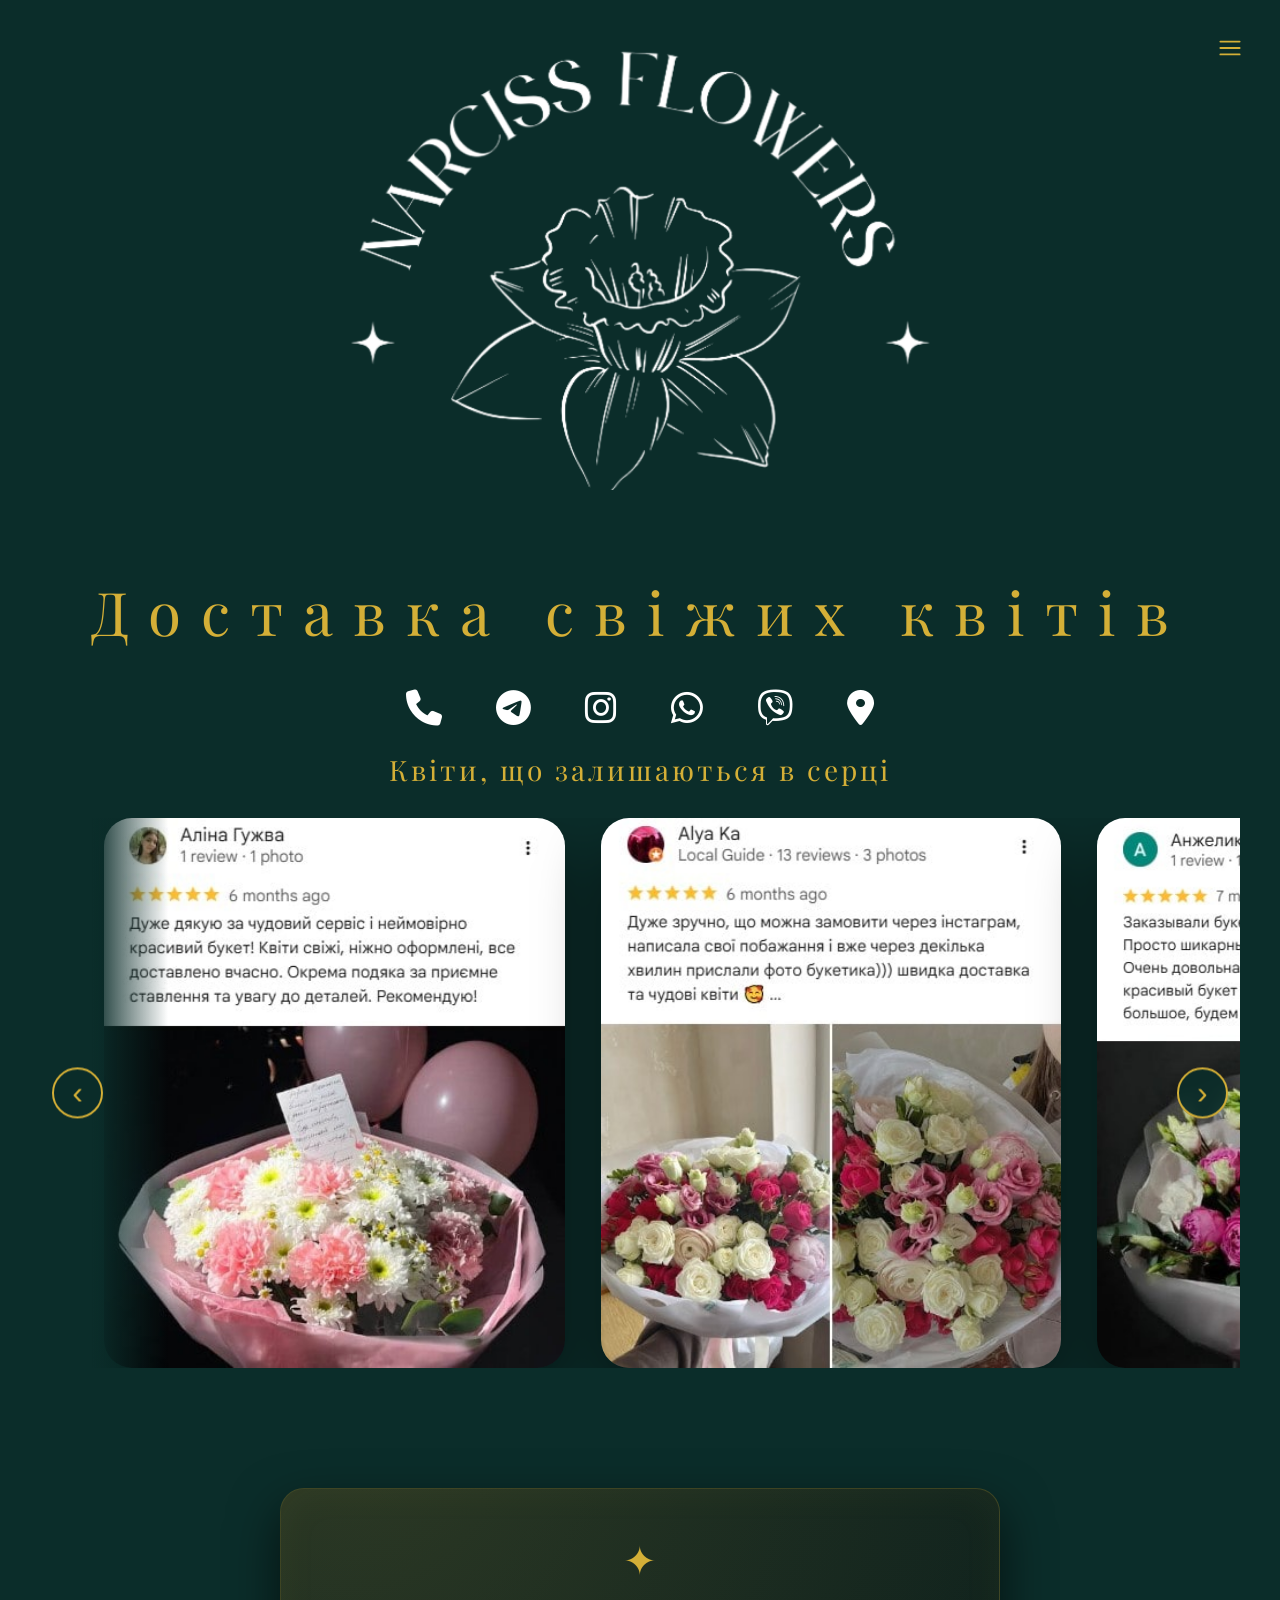
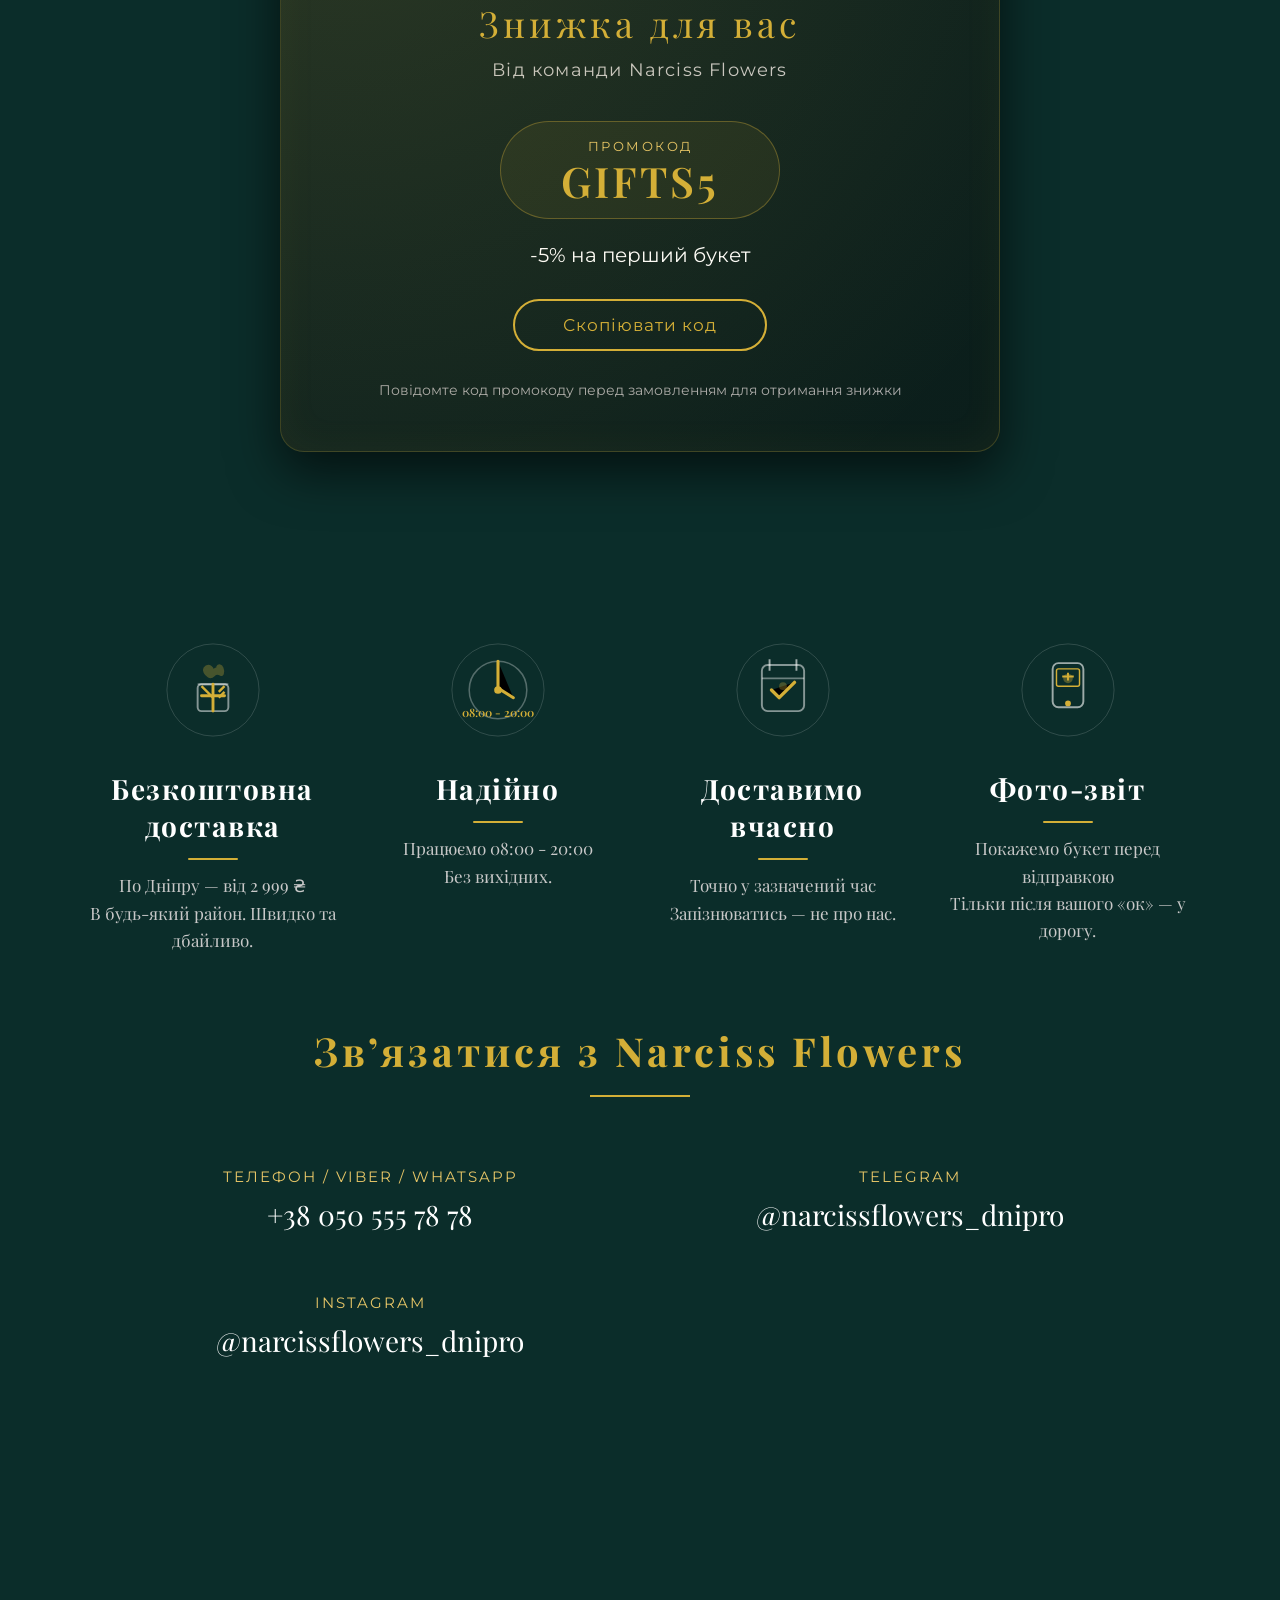
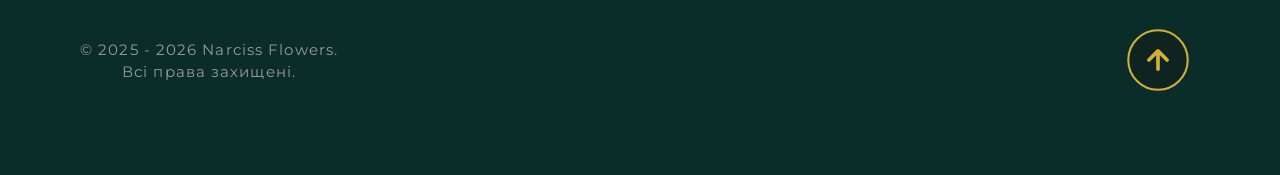
<file: index.html>
<!DOCTYPE html>
<html lang="uk">
<head>
    <meta charset="UTF-8">
    <meta name="viewport" content="width=device-width, initial-scale=1.0">
    <title>Narciss Flowers – Доставка свіжих квітів Дніпро</title>
    <meta name="description" content="Доставка свіжих квітів та авторських букетів по Дніпру. Нарциси та сезонні квіти щодня. Замовляйте букет з доставкою за 2–3 години — Narciss Flowers.">

    <link rel="stylesheet" href="style.css">
    <link rel="stylesheet" href="https://cdnjs.cloudflare.com/ajax/libs/font-awesome/6.5.0/css/all.min.css">
    <link href="https://fonts.googleapis.com/css2?family=Playfair+Display:wght@400;700&family=Montserrat:wght@300;400;500&display=swap" rel="stylesheet">
    <link rel="icon" href="images/favicon.png" type="image/favicon">

<!-- Google Tag Manager -->
<script>(function(w,d,s,l,i){w[l]=w[l]||[];w[l].push({'gtm.start':
new Date().getTime(),event:'gtm.js'});var f=d.getElementsByTagName(s)[0],
j=d.createElement(s),dl=l!='dataLayer'?'&l='+l:'';j.async=true;j.src=
'https://www.googletagmanager.com/gtm.js?id='+i+dl;f.parentNode.insertBefore(j,f);
})(window,document,'script','dataLayer','GTM-WTXTX78F');</script>
<!-- End Google Tag Manager -->
    
    
</head>
<body>
<!-- Google Tag Manager (noscript) -->
<noscript>
<iframe src="https://www.googletagmanager.com/ns.html?id=GTM-WTXTX78F"
height="0" width="0" style="display:none;visibility:hidden"></iframe>
</noscript>
<!-- End Google Tag Manager (noscript) -->

<header class="site-header">
    <button class="menu-btn" id="menuBtn" aria-label="Відкрити меню">
        <svg viewBox="0 0 40 40" width="36" height="36">
            <path d="M8 12 H32 M8 20 H32 M8 28 H32" 
                  stroke="#d4af37" stroke-width="3" stroke-linecap="round"/>
        </svg>
    </button>
</header>

<nav class="mobile-menu" id="mobileMenu" aria-hidden="true">
    <!-- Логотип по центру на всю ширину -->
    <div class="mobile-menu-header">
        <div class="mobile-logo centered">
            <img src="images/logo2.png" alt="Narciss Flowers">
        </div>
    </div>


    <ul class="mobile-menu-list">
        <li data-delay="0"><a href="/">В початок</a></li>
        <li data-delay="100"><a href="#reviews">Відгуки</a></li>
        <li data-delay="100"><a href="#discount">Знижка для вас</a></li>
        <li data-delay="200"><a href="#delivery">Доставка</a></li>
        <li data-delay="300"><a href="#contacts">Контакти</a></li>
    </ul>


    <div class="mobile-menu-footer">
        <div class="menu-contacts">
            <a href="tel:+380505557878"><i class="fa fa-phone"></i> +38 050 555 78 78</a>
            <a href="https://t.me/Narciss_flowers_robot_bot?start=c1774156379072-ds"><i class="fab fa-telegram"></i> @narcissflowers_dnipro</a>
            <a href="https://www.instagram.com/narcissflowers.dp/"><i class="fab fa-instagram"></i> @narcissflowers_dnipro</a>
            <a href="https://wa.me/380505557878"><i class="fab fa-whatsapp"></i> WhatsApp</a>
            <a href="viber://chat?number=%2B380505557878"><i class="fab fa-viber"></i> Viber</a>
            <a href="https://www.google.com/maps/place/NARCISS+FLOWERS+доставка+свіжих+квітів+Дніпро/@48.453287,35.0214579,19z/data=!4m6!3m5!1s0x40dbe3936ca6d5b3:0xf739c6f070cf5e8d!8m2!3d48.4532861!4d35.0221016!16s%2Fg%2F11lz2vp0ys?authuser=1&entry=ttu&g_ep=EgoyMDI1MDgwNi4wIKXMDSoASAFQAw%3D%3D" target="_blank"><i class="fas fa-map-marker-alt"></i> На карті</a>
        </div>
    </div>
</nav>


<div class="overlay" id="overlay"></div>


    <main>
        <br><br>
        <img src="images/logo2.png" alt="logo" class="logo-img">
        <br>
        <h1>Доставка свіжих квітів</h1>
        <br>
        <div class="socials">
            <a href="tel:+380505557878" aria-label="Phone"><i class="fa fa-phone"></i></a>
            <a href="https://t.me/Narciss_flowers_robot_bot?start=c1774156379072-ds" aria-label="Telegram"><i class="fab fa-telegram"></i></a>
            <a href="https://www.instagram.com/narcissflowers.dp/" aria-label="Instagram"><i class="fab fa-instagram"></i></a>
            <a href="https://wa.me/380505557878" aria-label="WhatsApp"><i class="fab fa-whatsapp"></i></a>
            <a href="viber://chat?number=%2B380505557878" aria-label="Viber"><i class="fab fa-viber"></i></a>
            <a href="https://www.google.com/maps/place/NARCISS+FLOWERS+доставка+свіжих+квітів+Дніпро/@48.453287,35.0214579,19z/data=!4m6!3m5!1s0x40dbe3936ca6d5b3:0xf739c6f070cf5e8d!8m2!3d48.4532861!4d35.0221016!16s%2Fg%2F11lz2vp0ys?authuser=1&entry=ttu&g_ep=EgoyMDI1MDgwNi4wIKXMDSoASAFQAw%3D%3D" aria-label="Map"><i class="fas fa-map-marker-alt"></i></a>
        </div>
        <br>
        <p id="reviews" class="follow">Квіти, що залишаються в серці</p>



<section class="reviews-section mobile-only">
            <div class="reviews-simple">
<img src="images/review1.jpg" alt="Відгук 1">
<img src="images/review2.jpg" alt="Відгук 2">
<img src="images/review3.jpg" alt="Відгук 3">
<img src="images/review4.jpg" alt="Відгук 4">
<img src="images/review5.jpg" alt="Відгук 5">
<img src="images/review6.jpg" alt="Відгук 6">
<img src="images/review7.jpg" alt="Відгук 7">
<img src="images/review8.jpg" alt="Відгук 8">
<img src="images/review9.jpg" alt="Відгук 9">
<img src="images/review10.jpg" alt="Відгук 10">
<img src="images/review11.jpg" alt="Відгук 11">
<img src="images/review12.jpg" alt="Відгук 12">
<img src="images/review13.jpg" alt="Відгук 13">
<img src="images/review14.jpg" alt="Відгук 14">
<img src="images/review15.jpg" alt="Відгук 15">
<img src="images/review16.jpg" alt="Відгук 16">
<img src="images/review17.jpg" alt="Відгук 17">
            </div>
        </section>





<section class="reviews-section desktop-only">



    <div class="reviews-simple">
        <button class="review-nav review-prev">‹</button>
        <button class="review-nav review-next">›</button>


        <div class="reviews-wrapper">
<img src="images/review1.jpg" alt="Відгук 1">
<img src="images/review2.jpg" alt="Відгук 2">
<img src="images/review3.jpg" alt="Відгук 3">
<img src="images/review4.jpg" alt="Відгук 4">
<img src="images/review5.jpg" alt="Відгук 5">
<img src="images/review6.jpg" alt="Відгук 6">
<img src="images/review7.jpg" alt="Відгук 7">
<img src="images/review8.jpg" alt="Відгук 8">
<img src="images/review9.jpg" alt="Відгук 9">
<img src="images/review10.jpg" alt="Відгук 10">
<img src="images/review11.jpg" alt="Відгук 11">
<img src="images/review12.jpg" alt="Відгук 12">
<img src="images/review13.jpg" alt="Відгук 13">
<img src="images/review14.jpg" alt="Відгук 14">
<img src="images/review15.jpg" alt="Відгук 15">
<img src="images/review16.jpg" alt="Відгук 16">
<img src="images/review17.jpg" alt="Відгук 17">
        </div>
    </div>
</section>



<div id="discount">
<section class="promo-section">
    <div class="promo-container">
        <div class="promo-card">
            <div class="promo-sparkle">✦</div>
            <h3 class="promo-title">Знижка для вас</h3>
            <p class="promo-subtitle">Від команди Narciss Flowers</p>
            
            <div class="promo-code-wrapper">
                <span class="promo-code-label">ПРОМОКОД</span>
                <span class="promo-code">GIFTS5</span>
            </div>
            
            <p class="promo-discount">-5% на перший букет</p>
            
            <button class="promo-copy-btn" data-code="GIFTS5">
                Скопіювати код
            </button>
            
            <p class="promo-note">
                Повідомте код промокоду перед замовленням
                для отримання знижки
            </p>
        </div>
    </div>
</section>






<section id="delivery" class="delivery-section">
    <div class="delivery-container">

        <!-- 1. Безкоштовна доставка – букет у подарунковій коробці з стрічкою (найзрозуміліший і найгарніший варіант) -->
        <div class="delivery-card" data-delay="0">
            <div class="delivery-icon">
                <svg viewBox="0 0 100 100" width="86" height="86" xmlns="http://www.w3.org/2000/svg">
                    <circle cx="50" cy="50" r="48" stroke="white" stroke-width="1" opacity="0.16" fill="none"/>
                    <!-- коробка -->
                    <rect x="34" y="44" width="32" height="28" rx="4" stroke="white" stroke-width="2" opacity="0.5" fill="none"/>
                    <path d="M34 44h32" stroke="white" stroke-width="2" opacity="0.4"/>
                    <!-- стрічка + бант -->
                    <path d="M50 44v28m-12-16h24" stroke="#d4af37" stroke-width="3" stroke-linecap="round"/>
                    <path d="M44 52l-6-6m18 6l6-6m-18 6l6 6m12-6l-6 6" stroke="#d4af37" stroke-width="2.4"/>
                    <!-- букет виглядає зверху -->
                    <path d="M50 28c-3-5-7-4-9-1-2 3 1 7 4 9 3 2 6-1 6-1s3-3 6-1c3 2 5-2 3-7-1-3-4-4-6-1" 
                          fill="#d4af37" opacity="0.3" stroke="#d4af37" stroke-width="1.8"/>
                </svg>
            </div>
            <h3>Безкоштовна доставка</h3>
            <p>По Дніпру — від 2 999 ₴<br>В будь-який район. Швидко та дбайливо.</p>
        </div>

        <!-- 2. Цілодобово -->
        <div class="delivery-card" data-delay="200">
            <div class="delivery-icon">
                <svg viewBox="0 0 100 100" width="86" height="86" xmlns="http://www.w3.org/2000/svg">
                    <circle cx="50" cy="50" r="48" stroke="white" stroke-width="1" opacity="0.16" fill="none"/>
                    <circle cx="50" cy="50" r="30" stroke="white" stroke-width="1.6" opacity="0.3" fill="none"/>
                    <path d="M50 20v28l16 10" stroke="#d4af37" stroke-width="3.2" stroke-linecap="round"/>
                    <circle cx="50" cy="50" r="4" fill="#d4af37"/>
                    <text x="50" y="78" text-anchor="middle" fill="#d4af37" font-size="12" font-weight="600">08:00 - 20:00</text>
                </svg>
            </div>
            <h3>Надійно</h3>
            <p>Працюємо 08:00 - 20:00<br>Без вихідних.</p>
        </div>

        <!-- 3. Доставимо вчасно -->
        <div class="delivery-card" data-delay="300">
            <div class="delivery-icon">
                <svg viewBox="0 0 100 100" width="86" height="86" xmlns="http://www.w3.org/2000/svg">
                    <circle cx="50" cy="50" r="48" stroke="white" stroke-width="1" opacity="0.16" fill="none"/>
                    <rect x="28" y="24" width="44" height="48" rx="6" stroke="white" stroke-width="2" opacity="0.5" fill="none"/>
                    <path d="M36 18v12M64 18v12" stroke="white" stroke-width="2" opacity="0.6"/>
                    <path d="M28 38h44" stroke="white" stroke-width="1.8" opacity="0.4"/>
                    <path d="M38 50l8 8 16-16" stroke="#d4af37" stroke-width="3.5" stroke-linecap="round" stroke-linejoin="round"/>
                    <circle cx="50" cy="46" r="4" fill="#d4af37" opacity="0.3"/>
                </svg>
            </div>
            <h3>Доставимо вчасно</h3>
            <p>Точно у зазначений час<br>Запізнюватись — не про нас.</p>
        </div>

        <!-- 4. Фото-звіт -->
        <div class="delivery-card" data-delay="400">
            <div class="delivery-icon">
                <svg viewBox="0 0 100 100" width="86" height="86" xmlns="http://www.w3.org/2000/svg">
                    <circle cx="50" cy="50" r="48" stroke="white" stroke-width="1" opacity="0.16" fill="none"/>
                    <rect x="34" y="22" width="32" height="46" rx="6" stroke="white" stroke-width="2" opacity="0.6" fill="none"/>
                    <circle cx="50" cy="64" r="3" fill="#d4af37"/>
                    <rect x="38" y="28" width="24" height="18" rx="2" fill="none" stroke="#d4af37" stroke-width="1.5"/>
                    <path d="M50 32v8m-6-4l12 0" stroke="#d4af37" stroke-width="2"/>
                    <circle cx="50" cy="38" r="5" fill="#d4af37" opacity="0.35"/>
                </svg>
            </div>
            <h3>Фото-звіт</h3>
            <p>Покажемо букет перед відправкою<br>Тільки після вашого «ок» — у дорогу.</p>
        </div>

    </div>
</section>




<!-- ===== КОНТАКТИ ===== -->
<section id="contacts" class="contacts-section">
    <div class="contacts-container">
        
        <h2 class="contacts-title">Зв’язатися з Narciss Flowers</h2>
        
        <div class="contacts-grid">
            
            <div class="contact-item" data-delay="0">
                <span class="contact-label">Телефон / Viber / WhatsApp</span>
                <a href="tel:+380505557878" class="contact-value">+38 050 555 78 78</a>
            </div>
            
            <div class="contact-item" data-delay="200">
                <span class="contact-label">Telegram</span>
                <a href="https://t.me/Narciss_flowers_robot_bot?start=c1774156379072-ds" class="contact-value">@narcissflowers_dnipro</a>
            </div>
            
            <div class="contact-item" data-delay="400">
                <span class="contact-label">Instagram</span>
                <a href="https://www.instagram.com/narcissflowers.dp/" class="contact-value">@narcissflowers_dnipro</a>
            </div>
            
            <div class="contact-item" data-delay="600">
                <span class="contact-label">Ми на карті</span>
                <a href="https://www.google.com/maps/place/NARCISS+FLOWERS+доставка+свіжих+квітів+Дніпро/@48.453287,35.0214579,19z/data=!4m6!3m5!1s0x40dbe3936ca6d5b3:0xf739c6f070cf5e8d!8m2!3d48.4532861!4d35.0221016!16s%2Fg%2F11lz2vp0ys" 
                   class="contact-value contact-map" target="_blank">
                   Дніпро, вул. Олександра Поля 48а
                </a>
            </div>
            
<br>
            
        </div>
            <div class="contact-item" data-delay="800">
                <span class="contact-label">Режим роботи</span>
                <div class="contact-value">08:00 - 20:00 · Без вихідних</div>
            </div>
    </div>
</section>


<br><br>

<footer class="site-footer">
    <div class="footer-container">

        <div class="footer-copyright">
            © 2025 - 2026 Narciss Flowers.<br>
            Всі права захищені.
        </div>

        <button onclick="scrollToTop()" class="to-top-btn" aria-label="Прокрутити наверх">
            <svg viewBox="0 0 56 56" width="56" height="56">
                <circle cx="28" cy="28" r="26" fill="#0f2421" stroke="#d4af37" stroke-width="1.8"/>
                <path d="M28 36 L28 20 M20 28 L28 20 L36 28"
                      stroke="#d4af37" stroke-width="3.2" fill="none"
                      stroke-linecap="round" stroke-linejoin="round"/>
            </svg>
        </button>

    </div>
</footer>

    </main>


   


    

<script>
const menuBtn    = document.getElementById('menuBtn');
const mobileMenu = document.getElementById('mobileMenu');
const overlay    = document.getElementById('overlay');

function closeMobileMenu() {
mobileMenu.classList.remove('active');
overlay.classList.remove('active');
}

menuBtn.addEventListener('click', () => {
mobileMenu.classList.toggle('active');
overlay.classList.toggle('active');
});

overlay.addEventListener('click', closeMobileMenu);

mobileMenu.addEventListener('click', (e) => {
if (e.target.closest('a')) {
closeMobileMenu();
}
});
</script>





<script>
document.addEventListener('DOMContentLoaded', () => {
    const cards = document.querySelectorAll('.delivery-card');
    
    const observer = new IntersectionObserver((entries) => {
        entries.forEach(entry => {
            if (entry.isIntersecting) {
                const delay = entry.target.dataset.delay || 0;
                setTimeout(() => {
                    entry.target.classList.add('visible');
                }, delay);
            }
        });
    }, { threshold: 0.3 });

    cards.forEach(card => observer.observe(card));
});
</script>


<script>
document.addEventListener('DOMContentLoaded', () => {
    const items = document.querySelectorAll('.contact-item');
    const observer = new IntersectionObserver((entries) => {
        entries.forEach(entry => {
            if (entry.isIntersecting) {
                setTimeout(() => entry.target.classList.add('visible'), entry.target.dataset.delay || 0);
            }
        });
    }, { threshold: 0.3 });
    items.forEach(item => observer.observe(item));
});
</script>


<script>
function scrollToTop() {
    window.scrollTo({ top: 0, behavior: 'smooth' });
}
</script>


<script>
document.addEventListener("DOMContentLoaded", () => {
    const wrapper = document.querySelector(".desktop-only .reviews-wrapper");
    if (!wrapper) return;

    const prev = document.querySelector(".review-prev");
    const next = document.querySelector(".review-next");

    let index = 0;
    const cardsVisible = 3; // сколько карточек видно одновременно
    const totalCards = wrapper.children.length;

    const updateCarousel = () => {
        const cardWidth = wrapper.children[0].getBoundingClientRect().width + 36; // ширина + gap
        wrapper.style.transform = `translateX(-${index * cardWidth}px)`;
    };

    next.onclick = () => {
        if (index < totalCards - cardsVisible) {
            index++;
        } else {
            index = 0; // зацикливаем
        }
        updateCarousel();
    };

    prev.onclick = () => {
        if (index > 0) {
            index--;
        } else {
            index = totalCards - cardsVisible; // зацикливаем назад
        }
        updateCarousel();
    };

    // Пересчёт при ресайзе
    window.addEventListener("resize", () => {
        index = Math.min(index, totalCards - cardsVisible);
        updateCarousel();
    });

    // Инициализация
    updateCarousel();
});
</script>


<script>
document.querySelector('.promo-copy-btn').addEventListener('click', async function() {
    const code = 'GIFTS5';  // або document.querySelector('.promo-code').textContent.trim();

    try {
        await navigator.clipboard.writeText(code);
        
        // Візуальний фідбек — дуже важливо!
        this.textContent = 'Скопійовано! ✓';
        this.style.backgroundColor = '#4caf50';
        this.style.color = 'white';
        
        setTimeout(() => {
            this.textContent = 'Скопіювати код';
            this.style.backgroundColor = '';  // повернути початковий стиль
            this.style.color = '';
        }, 2000);
        
    } catch (err) {
        console.error('Не вдалося скопіювати: ', err);
        alert('Не вдалося скопіювати. Скопіюй вручну: ' + code);
    }
});
</script>



<!-- =========================================================
     OLD SITE -> APPS SCRIPT -> OLD TELEGRAM BOT ATTRIBUTION
     Captures GA4 client_id + session_id before opening Telegram.
     The original t.me links remain in HTML as a fallback.
========================================================== -->
<script>
(() => {
    const GA4_ID = 'G-YBNT69CB4N';

    const APPS_SCRIPT_URL =
        'https://script.google.com/macros/s/AKfycbyQErsBNpQe_ddJFgsBCxAxVkY_zFhvk5usy9m3gAspn3hkBCDYV1eMXKtyoYjFyBpIGg/exec';

    const OLD_BOT_LINK_PART = 't.me/Narciss_flowers_robot_bot';

    function ensureGtag() {
        window.dataLayer = window.dataLayer || [];

        if (typeof window.gtag !== 'function') {
            window.gtag = function () {
                window.dataLayer.push(arguments);
            };
        }
    }

    function getGa4Value(field) {
        return new Promise((resolve) => {
            ensureGtag();

            let finished = false;

            const finish = (value = '') => {
                if (finished) {
                    return;
                }

                finished = true;
                clearTimeout(timer);

                resolve(
                    value == null
                        ? ''
                        : String(value).trim()
                );
            };

            const timer = window.setTimeout(
                () => finish(''),
                2000
            );

            try {
                window.gtag(
                    'get',
                    GA4_ID,
                    field,
                    (value) => finish(value)
                );
            } catch (error) {
                finish('');
            }
        });
    }

    async function openOldTelegramBotWithAttribution(event) {
        const link = event.currentTarget;

        if (link.dataset.telegramAttributionBusy === '1') {
            event.preventDefault();
            return;
        }

        event.preventDefault();
        link.dataset.telegramAttributionBusy = '1';

        const originalUrl = link.href;

        try {
            const [clientId, sessionId] = await Promise.all([
                getGa4Value('client_id'),
                getGa4Value('session_id')
            ]);

            const params = new URLSearchParams();

            if (clientId) {
                params.set('cid', clientId);
            }

            if (sessionId) {
                params.set('sid', sessionId);
            }

            params.set(
                'source',
                'site_telegram_click'
            );

            window.location.href =
                APPS_SCRIPT_URL +
                '?' +
                params.toString();
        } catch (error) {
            window.location.href = originalUrl;
        } finally {
            window.setTimeout(() => {
                delete link.dataset.telegramAttributionBusy;
            }, 3000);
        }
    }

    function bindOldTelegramLinks() {
        document
            .querySelectorAll(
                `a[href*="${OLD_BOT_LINK_PART}"]`
            )
            .forEach((link) => {
                if (link.dataset.telegramAttributionBound === '1') {
                    return;
                }

                link.dataset.telegramAttributionBound = '1';

                link.addEventListener(
                    'click',
                    openOldTelegramBotWithAttribution
                );
            });
    }

    if (document.readyState === 'loading') {
        document.addEventListener(
            'DOMContentLoaded',
            bindOldTelegramLinks,
            { once: true }
        );
    } else {
        bindOldTelegramLinks();
    }
})();
</script>

</body>

</html>
</file>
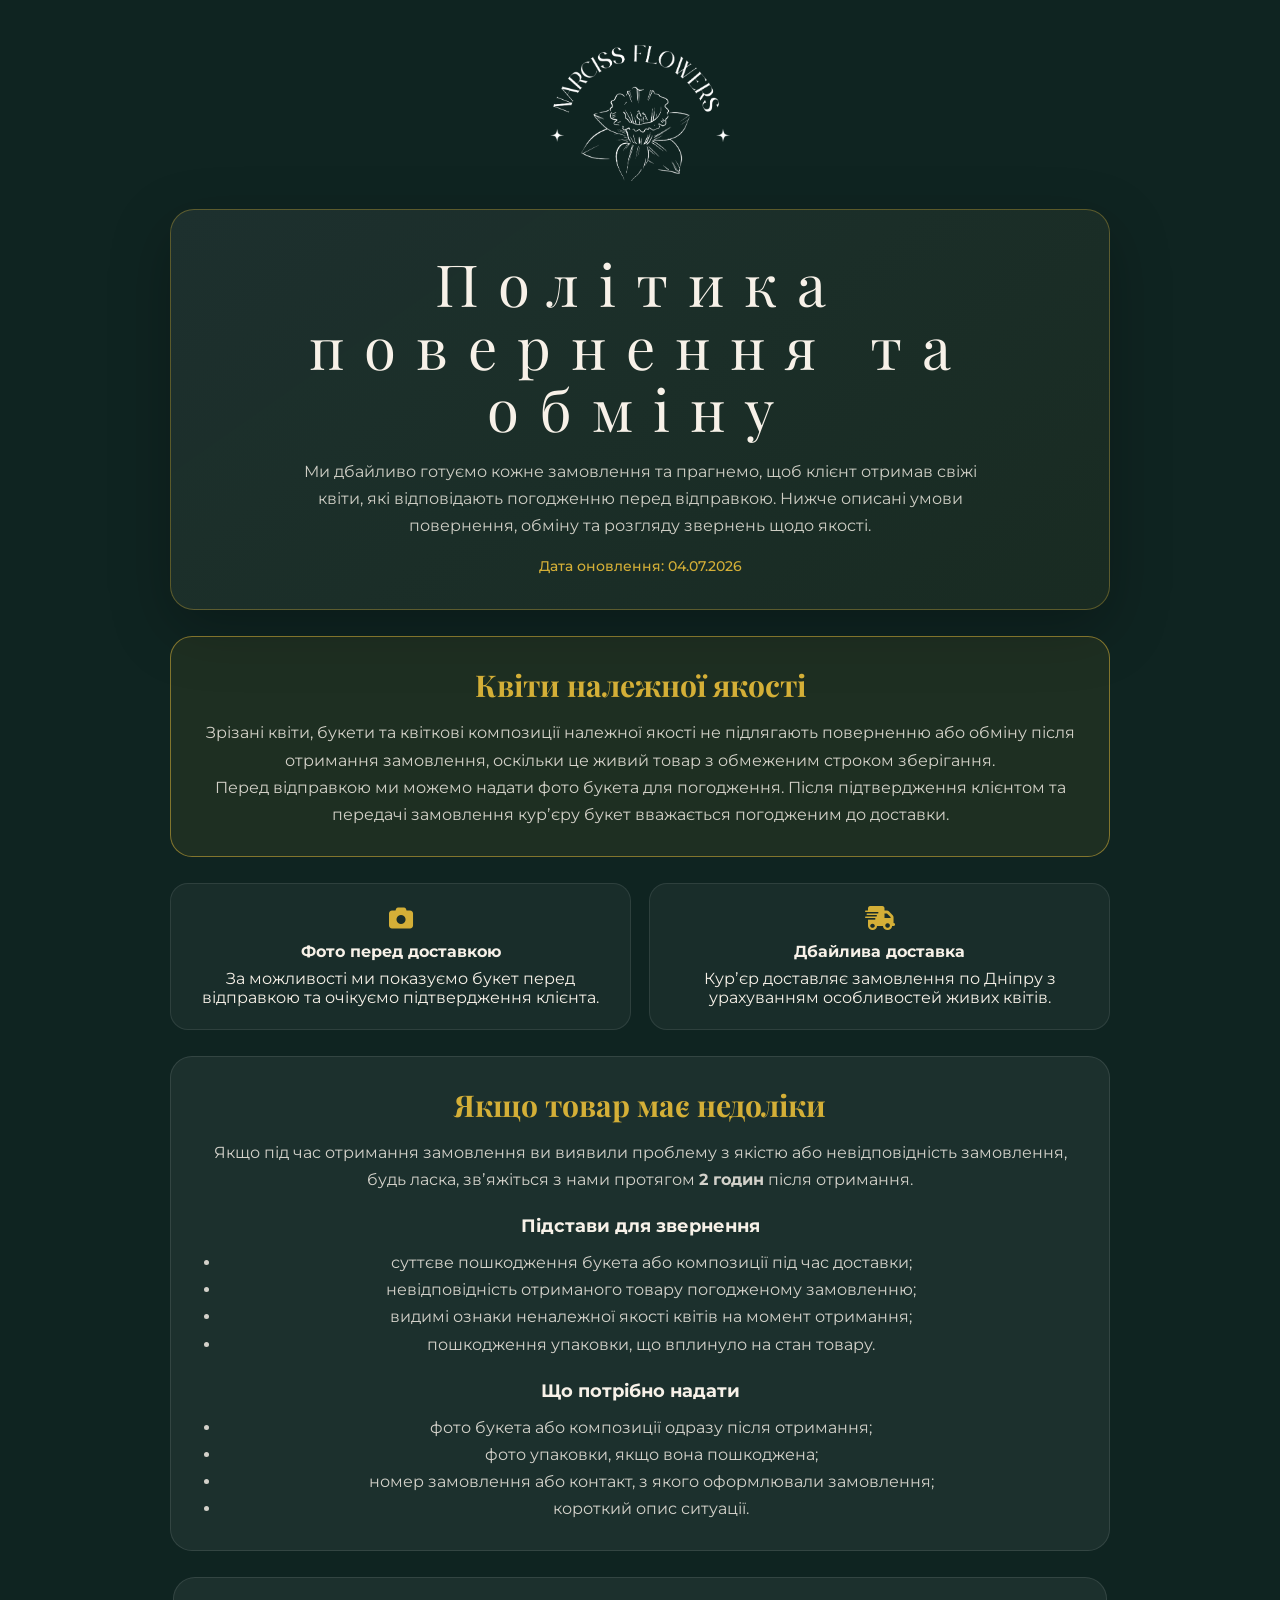
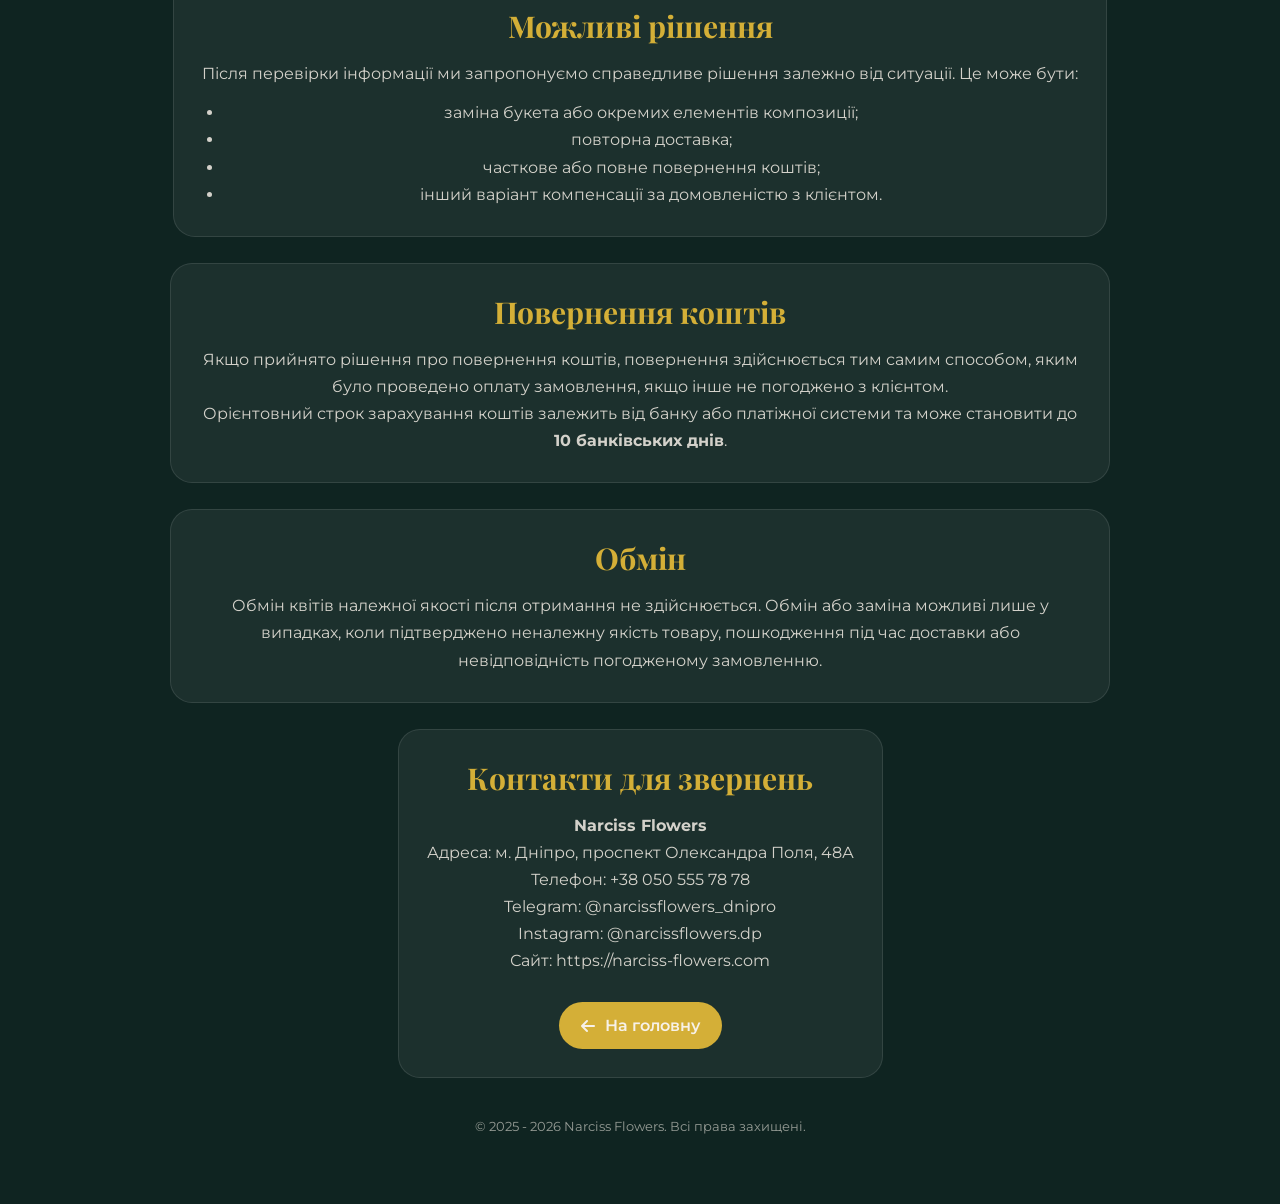
<file: return-policy.html>
<!DOCTYPE html>
<html lang="uk">
<head>
    <meta charset="UTF-8">
    <meta name="viewport" content="width=device-width, initial-scale=1.0">
    <title>Політика повернення та обміну — Narciss Flowers</title>
    <meta name="description" content="Політика повернення та обміну Narciss Flowers. Умови повернення коштів, заміни букета та розгляду звернень щодо якості квітів.">

    <link rel="stylesheet" href="style.css">
    <link rel="stylesheet" href="https://cdnjs.cloudflare.com/ajax/libs/font-awesome/6.5.0/css/all.min.css">
    <link href="https://fonts.googleapis.com/css2?family=Playfair+Display:wght@400;700&family=Montserrat:wght@300;400;500;600&display=swap" rel="stylesheet">
    <link rel="icon" href="images/favicon.png" type="image/favicon">

    <!-- Google Tag Manager -->
    <script>(function(w,d,s,l,i){w[l]=w[l]||[];w[l].push({'gtm.start':
    new Date().getTime(),event:'gtm.js'});var f=d.getElementsByTagName(s)[0],
    j=d.createElement(s),dl=l!='dataLayer'?'&l='+l:'';j.async=true;j.src=
    'https://www.googletagmanager.com/gtm.js?id='+i+dl;f.parentNode.insertBefore(j,f);
    })(window,document,'script','dataLayer','GTM-WTXTX78F');</script>
    <!-- End Google Tag Manager -->

    <style>
        body {
            background: #0f2421;
            color: #f7f1e8;
            font-family: 'Montserrat', sans-serif;
            margin: 0;
        }

        .policy-page {
            max-width: 980px;
            margin: 0 auto;
            padding: 42px 20px 70px;
        }

        .policy-logo {
            display: block;
            max-width: 180px;
            margin: 0 auto 28px;
        }

        .policy-hero {
            text-align: center;
            padding: 42px 20px 34px;
            border: 1px solid rgba(212, 175, 55, 0.35);
            border-radius: 24px;
            background: linear-gradient(145deg, rgba(255,255,255,0.06), rgba(212,175,55,0.05));
            box-shadow: 0 20px 60px rgba(0,0,0,0.25);
        }

        .policy-hero h1 {
            font-family: 'Playfair Display', serif;
            font-size: clamp(34px, 5vw, 58px);
            line-height: 1.08;
            margin: 0 0 18px;
            color: #f7f1e8;
        }

        .policy-hero p {
            max-width: 720px;
            margin: 0 auto;
            color: rgba(247, 241, 232, 0.82);
            font-size: 16px;
            line-height: 1.7;
        }

        .policy-date {
            margin-top: 18px;
            color: #d4af37;
            font-size: 14px;
            font-weight: 500;
        }

        .policy-card {
            margin-top: 26px;
            padding: 28px;
            border-radius: 22px;
            background: rgba(255,255,255,0.055);
            border: 1px solid rgba(255,255,255,0.10);
        }

        .policy-card.highlight {
            border-color: rgba(212,175,55,0.55);
            background: rgba(212,175,55,0.08);
        }

        .policy-card h2 {
            font-family: 'Playfair Display', serif;
            color: #d4af37;
            font-size: 30px;
            margin: 0 0 14px;
        }

        .policy-card h3 {
            color: #f7f1e8;
            font-size: 18px;
            margin: 22px 0 10px;
        }

        .policy-card p,
        .policy-card li {
            color: rgba(247, 241, 232, 0.84);
            font-size: 15.5px;
            line-height: 1.75;
        }

        .policy-card ul {
            padding-left: 22px;
            margin: 12px 0 0;
        }

        .policy-grid {
            display: grid;
            grid-template-columns: repeat(2, minmax(0, 1fr));
            gap: 18px;
            margin-top: 26px;
        }

        .mini-card {
            padding: 22px;
            border-radius: 18px;
            background: rgba(255,255,255,0.045);
            border: 1px solid rgba(255,255,255,0.09);
        }

        .mini-card i {
            color: #d4af37;
            font-size: 24px;
            margin-bottom: 12px;
        }

        .mini-card strong {
            display: block;
            color: #f7f1e8;
            margin-bottom: 8px;
        }

        .policy-contact a {
            color: #d4af37;
            text-decoration: none;
        }

        .policy-contact a:hover {
            text-decoration: underline;
        }

        .back-home {
            display: inline-flex;
            align-items: center;
            gap: 10px;
            margin-top: 28px;
            color: #0f2421;
            background: #d4af37;
            padding: 14px 22px;
            border-radius: 999px;
            text-decoration: none;
            font-weight: 600;
        }

        .policy-footer {
            text-align: center;
            margin-top: 40px;
            color: rgba(247, 241, 232, 0.58);
            font-size: 13px;
        }

        @media (max-width: 720px) {
            .policy-grid {
                grid-template-columns: 1fr;
            }

            .policy-card {
                padding: 22px;
            }
        }
    </style>
</head>
<body>
<!-- Google Tag Manager (noscript) -->
<noscript>
<iframe src="https://www.googletagmanager.com/ns.html?id=GTM-WTXTX78F"
height="0" width="0" style="display:none;visibility:hidden"></iframe>
</noscript>
<!-- End Google Tag Manager (noscript) -->

<main class="policy-page">
    <a href="/">
        <img src="images/logo2.png" alt="Narciss Flowers" class="policy-logo">
    </a>

    <section class="policy-hero">
        <h1>Політика повернення та обміну</h1>
        <p>
            Ми дбайливо готуємо кожне замовлення та прагнемо, щоб клієнт отримав свіжі квіти,
            які відповідають погодженню перед відправкою. Нижче описані умови повернення,
            обміну та розгляду звернень щодо якості.
        </p>
        <div class="policy-date">Дата оновлення: 04.07.2026</div>
    </section>

    <section class="policy-card highlight">
        <h2>Квіти належної якості</h2>
        <p>
            Зрізані квіти, букети та квіткові композиції належної якості не підлягають
            поверненню або обміну після отримання замовлення, оскільки це живий товар
            з обмеженим строком зберігання.
        </p>
        <p>
            Перед відправкою ми можемо надати фото букета для погодження. Після підтвердження
            клієнтом та передачі замовлення курʼєру букет вважається погодженим до доставки.
        </p>
    </section>

    <section class="policy-grid">
        <div class="mini-card">
            <i class="fa-solid fa-camera"></i>
            <strong>Фото перед доставкою</strong>
            <p>За можливості ми показуємо букет перед відправкою та очікуємо підтвердження клієнта.</p>
        </div>
        <div class="mini-card">
            <i class="fa-solid fa-truck-fast"></i>
            <strong>Дбайлива доставка</strong>
            <p>Курʼєр доставляє замовлення по Дніпру з урахуванням особливостей живих квітів.</p>
        </div>
    </section>

    <section class="policy-card">
        <h2>Якщо товар має недоліки</h2>
        <p>
            Якщо під час отримання замовлення ви виявили проблему з якістю або невідповідність
            замовлення, будь ласка, звʼяжіться з нами протягом <strong>2 годин</strong> після отримання.
        </p>

        <h3>Підстави для звернення</h3>
        <ul>
            <li>суттєве пошкодження букета або композиції під час доставки;</li>
            <li>невідповідність отриманого товару погодженому замовленню;</li>
            <li>видимі ознаки неналежної якості квітів на момент отримання;</li>
            <li>пошкодження упаковки, що вплинуло на стан товару.</li>
        </ul>

        <h3>Що потрібно надати</h3>
        <ul>
            <li>фото букета або композиції одразу після отримання;</li>
            <li>фото упаковки, якщо вона пошкоджена;</li>
            <li>номер замовлення або контакт, з якого оформлювали замовлення;</li>
            <li>короткий опис ситуації.</li>
        </ul>
    </section>

    <section class="policy-card">
        <h2>Можливі рішення</h2>
        <p>
            Після перевірки інформації ми запропонуємо справедливе рішення залежно від ситуації.
            Це може бути:
        </p>
        <ul>
            <li>заміна букета або окремих елементів композиції;</li>
            <li>повторна доставка;</li>
            <li>часткове або повне повернення коштів;</li>
            <li>інший варіант компенсації за домовленістю з клієнтом.</li>
        </ul>
    </section>

    <section class="policy-card">
        <h2>Повернення коштів</h2>
        <p>
            Якщо прийнято рішення про повернення коштів, повернення здійснюється тим самим способом,
            яким було проведено оплату замовлення, якщо інше не погоджено з клієнтом.
        </p>
        <p>
            Орієнтовний строк зарахування коштів залежить від банку або платіжної системи та може
            становити до <strong>10 банківських днів</strong>.
        </p>
    </section>

    <section class="policy-card">
        <h2>Обмін</h2>
        <p>
            Обмін квітів належної якості після отримання не здійснюється. Обмін або заміна можливі
            лише у випадках, коли підтверджено неналежну якість товару, пошкодження під час доставки
            або невідповідність погодженому замовленню.
        </p>
    </section>

    <section class="policy-card policy-contact">
        <h2>Контакти для звернень</h2>
        <p><strong>Narciss Flowers</strong></p>
        <p>
            Адреса: м. Дніпро, проспект Олександра Поля, 48А<br>
            Телефон: <a href="tel:+380505557878">+38 050 555 78 78</a><br>
            Telegram: <a href="https://t.me/Narciss_flowers_robot_bot?start=c1774156379072-ds">@narcissflowers_dnipro</a><br>
            Instagram: <a href="https://www.instagram.com/narcissflowers.dp/">@narcissflowers.dp</a><br>
            Сайт: <a href="https://narciss-flowers.com">https://narciss-flowers.com</a>
        </p>

        <a class="back-home" href="/">
            <i class="fa-solid fa-arrow-left"></i>
            На головну
        </a>
    </section>

    <div class="policy-footer">
        © 2025 - 2026 Narciss Flowers. Всі права захищені.
    </div>
</main>

</body>
</html>
</file>
<file: style.css>
:root {
    --bg: #0b2d2a;
    --gold: #d4af37;
    --gold-light: #e6c567;
}


a, a:hover, a:active, a:focus, a:visited {
    color: inherit !important;
    text-decoration: none !important;
}


* {
    margin: 0;
    padding: 0; 
    box-sizing: border-box;
}

html, body { 
    overflow-x: hidden !important; 
}

body {
    font-family: 'Playfair Display', serif;
    background-color: var(--bg);
    color: white;
    min-height: 100vh;
    display: flex;
    flex-direction: column;
}




.site-header {
    position: fixed;
    top: 0; left: 0; right: 0;
    padding: 20px 22px;
    display: flex;
    justify-content: flex-end;
    z-index: 10001;
    pointer-events: none;
}


.menu-btn {
    pointer-events: auto;
    background: transparent;
    border: none;
    padding: 12px;
    cursor: pointer;
    width: 56px;
    height: 56px;
    display: flex;
    align-items: center;
    justify-content: center;
    transition: transform 0.35s ease;
}

.menu-btn svg {
    width: 32px;
    height: 32px;
}

.menu-btn svg path {
    stroke: #d4af37;
    stroke-width: 2.4;
    transition: all 0.5s cubic-bezier(0.77, 0, 0.18, 1);
}

.menu-btn:hover {
    transform: scale(1.1);
}







.mobile-menu {
    position: fixed !important;
    top: 0;
    left: -100vw;
    width: 100vw;
    max-width: 420px;
    height: 100vh;
    background: linear-gradient(135deg, #0f2421 0%, #0b1e1b 100%);
    z-index: 9999;
    transition: left 0.7s cubic-bezier(0.77, 0, 0.18, 1);
    overflow-y: auto;
    box-shadow: 12px 0 60px rgba(0,0,0,0.7);
    contain: layout style;
}
.mobile-menu.active { left: 0; }


.mobile-menu-header {
    padding: 50px 30px 40px;
    text-align: center;
    border-bottom: 1px solid rgba(212,175,55,0.15);
}
.mobile-logo.centered img {
    max-width: 280px;
    width: 100%;
    height: auto;
    filter: brightness(0) invert(1);
}
.mobile-menu.active .mobile-logo.centered img {
    animation: logoWelcome 1.3s ease-out;
}
@keyframes logoWelcome {
    0%   { transform: scale(0.88); opacity: 0; }
    70%  { transform: scale(1.06); }
    100% { transform: scale(1); opacity: 1; }
}

/* Пункты меню */
.mobile-menu-list {
    padding: 20px 40px;
    list-style: disc;
    padding-left: 60px;
}

.mobile-menu-list li {
    opacity: 0;
    transform: translateY(20px);
    transition: all 0.7s ease;
    margin: 12px 0;
}


.mobile-menu-list li::marker {
    color: #d4af37;
}

.mobile-menu.active .mobile-menu-list li {
    opacity: 1;
    transform: translateY(0);
    transition-delay: calc(0.12s + var(--delay, 0) * 1ms);
}

.mobile-menu-list a {
    color: #d4af37;
    font-family: 'Montserrat';
    font-size: 20px;
    font-weight: 500;
    text-decoration: none;
    letter-spacing: 1px;
    display: block;
    padding: 6px 0;
    position: relative;
    transition: all 0.4s ease;
}

.mobile-menu-list a:hover {
    color: white;
    padding-left: 10px;
}

.mobile-menu-list a::after {
    content: '';
    position: absolute;
    bottom: 4px;
    left: 0;
    width: 0;
    height: 1.8px;
    background: #d4af37;
    transition: width 0.5s ease;
}

.mobile-menu-list a:hover::after {
    width: 60px;
}






.mobile-menu-footer {
    padding: 20px 40px 40px;
    border-top: 1px solid rgba(212,175,55,0.15);
}
.menu-contacts a {
    display: flex;
    align-items: center;
    gap: 16px;
    color: #ccc;
    font-size: 16px;
    text-decoration: none;
    margin: 18px 0;
    transition: all 0.4s ease;
}
.menu-contacts i {
    font-size: 24px;
    color: #d4af37;
    width: 30px;
    text-align: center;
}
.menu-contacts a:hover {
    color: white;
    transform: translateX(8px);
}
.menu-contacts a:hover i {
    color: white;
}

.overlay {
    position: fixed;
    inset: 0;
    background: rgba(0,0,0,0.86);
    opacity: 0;
    visibility: hidden;
    transition: all 0.45s ease;
    z-index: 9998;
    backdrop-filter: blur(6px);
}
.overlay.active {
    opacity: 1;
    visibility: visible;
}






main {
    flex: 1;
    display: flex;
    flex-direction: column;
    justify-content: center;
    align-items: center;
    text-align: center;
    padding: 50px 10px 10px;
}

.logo-img {
    width: 320px;
    margin-bottom: 20px;
    transform-origin: center top;
}

h1 {
    font-size: 30px;
    color: #d4af37;
    letter-spacing: 7px;
    margin-bottom: 10px;
    font-weight: 400;
}

.follow {
    font-size: 21px;
    color: #d4af37;
    letter-spacing: 3px;
    margin-bottom: 30px;
    font-family: 'Playfair Display', serif;
}

.socials a {
    color: #ffffff;
    font-size: 28px;
    margin: 0 15px;
    transition: 0.3s;
}

.socials a:hover {
    color: var(--gold);
}







@media (min-width: 768px) {
    h1 {
        font-size: 60px;
        letter-spacing: 20px;
    }

    .logo-img {
        width: 580px;
        margin-bottom: 60px;
    }

    .follow {
        font-size: 28px;
    }

    .socials a {
        font-size: 36px;
        margin: 0 25px;
    }

    main {
        padding: 0 40px;
    }
}





/* По умолчанию — мобильная версия активна */
.mobile-only {
    display: block;
}

.desktop-only {
    display: none;
}

/* ================================================================
   МОБИЛЬНАЯ ВЕРСИЯ
   ================================================================ */

.mobile-only .reviews-simple {
    display: flex;
    gap: 14px;
    overflow-x: auto !important;
    overflow-y: hidden;
    -webkit-overflow-scrolling: touch;
    scrollbar-width: none;
    scroll-snap-type: x mandatory;
    scroll-padding-left: 20px;
    background: #0b2d2a;
    width: 100vw;
    max-width: 100vw;
    padding-right: 20px;
    box-sizing: border-box;
}

.mobile-only .reviews-simple::-webkit-scrollbar {
    display: none;
}

.mobile-only .reviews-simple img {
    height: 520px;
    width: auto;
    max-width: 88vw;
    flex-shrink: 0;
    object-fit: contain;
    background: white;
    border-radius: 26px;
    scroll-snap-align: start;
}



/* ================================================================
   ДЕСКТОП — С 768PX И ВЫШЕ
   ================================================================ */

@media (min-width: 768px) {

    .mobile-only {
        display: none !important;
    }

    .desktop-only {
        display: block !important;
    }


    .reviews-section {
        position: relative;
        width: 100%;
    }


    .desktop-only .reviews-simple {
        position: relative;
        overflow: hidden;

        max-width: 1600px;
        margin: 0 auto;

        padding-left: clamp(24px, 5vw, 80px);
        padding-right: clamp(24px, 5vw, 80px);
    }


    .desktop-only .reviews-simple::before,
    .desktop-only .reviews-simple::after {
        content: '';
        position: absolute;
        top: 0;
        bottom: 0;
        width: clamp(60px, 10vw, 140px);
        z-index: 3;
        pointer-events: none;
    }

    .desktop-only .reviews-simple::before {
        left: 0;
        background: linear-gradient(to right, #0b2d2a 40%, transparent 100%);
    }

    .desktop-only .reviews-simple::after {
        right: 0;
    
    }


    .desktop-only .reviews-wrapper {
        display: flex;
        gap: 36px;
        transition: transform 0.8s cubic-bezier(0.77, 0, 0.18, 1);
        will-change: transform;
    }

    .desktop-only img {
        height: 550px;
        width: auto;
        flex-shrink: 0;
        object-fit: cover;
        border-radius: 28px;
        box-shadow: 0 30px 60px rgba(0,0,0,0.5);
        transition: all 0.7s ease;
    }

    .desktop-only img:hover {
        transform: translateY(-20px);
        box-shadow:
            0 50px 100px rgba(0,0,0,0.6),
            0 0 0 4px rgba(212,175,55,0.25);
    }

    .review-nav {
        position: absolute;
        top: 50%;
        transform: translateY(-50%);
        z-index: 10;

        width: clamp(48px, 4vw, 64px);
        height: clamp(48px, 4vw, 64px);

        background: rgba(11, 45, 42, 0.92);
        border: 2px solid #d4af37;
        border-radius: 50%;
        color: #d4af37;

        font-size: clamp(22px, 3vw, 32px);

        display: flex;
        align-items: center;
        justify-content: center;

        cursor: pointer;
        transition: all 0.35s ease;
        backdrop-filter: blur(6px);
    }

    .review-nav:hover {
        background: #d4af37;
        color: #0b2d2a;
        transform: translateY(-50%) scale(1.15);
        box-shadow: 0 0 30px rgba(212,175,55,0.4);
    }


    .review-prev {
        left: max(12px, calc((100vw - 1600px) / 2));
    }

    .review-next {
        right: max(12px, calc((100vw - 1600px) / 2));
    }


    @media (max-width: 1100px) {
        .review-prev {
            left: 12px;
        }
        .review-next {
            right: 12px;
        }

        .review-nav {
            width: 52px;
            height: 52px;
            font-size: 26px;
        }
    }
}











.delivery-section {
    padding: 30px 20px;
    background: var(--bg);
}

.delivery-container {
    max-width: 1200px;
    margin: 0 auto;
    display: flex;
    flex-wrap: wrap;
    gap: 20px;
    justify-content: center;
}

.delivery-card {
    flex: 1 1 180px;
    max-width: 320px;
    text-align: center;
    opacity: 0;
    transform: translateY(50px);
    transition: all 0.9s cubic-bezier(0.25, 0.8, 0.25, 1);
}

.delivery-card.visible {
    opacity: 1;
    transform: translateY(0);
}

.delivery-icon {
    width: 86px;
    height: 86px;
    margin: 0 auto 28px;
}

.delivery-icon svg {
    width: 100%;
    height: 100%;
}


.delivery-icon .bg-circle {
    stroke: white;
    stroke-width: 1;
    opacity: 0.18;
    fill: none;
}

/* лёгкое свечение при появлении */
.delivery-card.visible .delivery-icon svg {
    animation: iconPulse 1.6s ease-out forwards;
}

@keyframes iconPulse {
    0%   { opacity: 0; transform: scale(0.8); }
    60%  { filter: drop-shadow(0 0 20px #d4af3770); }
    100% { opacity: 1; transform: scale(1); filter: drop-shadow(0 0 0 transparent); }
}

.delivery-card h3 {
    font-size: 24px;
    margin-bottom: 12px;
    letter-spacing: 1.5px;
    color: white;
}

.delivery-card h3::after {
    content: "";
    display: block;
    width: 50px;
    height: 2px;
    background: #d4af37;
    margin: 14px auto 0;
    border-radius: 1px;
}

.delivery-card p {
    font-size: 16px;
    line-height: 1.6;
    color: #c8c8c8;
}

/* Десктоп */
@media (min-width: 768px) {
    .delivery-section { padding: 70px 40px; }
    .delivery-icon { width: 96px; height: 96px; margin-bottom: 32px; }
    .delivery-card h3 { font-size: 28px; }
    .delivery-card p { font-size: 17px; }
}







    /* ==================== КОНТАКТЫ ==================== */
    .contacts-section {
        background: var(--bg);
        text-align: center;
    }

    .contacts-title {
        font-size: 32px;
        color: var(--gold);
        margin-bottom: 70px;
        letter-spacing: 4px;
        position: relative;
    }

    .contacts-title::after {
        content: "";
        position: absolute;
        bottom: -20px;
        left: 50%;
        transform: translateX(-50%);
        width: 100px;
        height: 2px;
        background: var(--gold);
    }

    .contacts-grid {
        max-width: 1000px;
        margin: 0 auto;
        display: grid;
        grid-template-columns: 1fr;
        gap: 40px;
    }

    @media (min-width: 768px) {
        .contacts-grid {
            grid-template-columns: repeat(2, 1fr);
            gap: 60px 80px;
        }
    }

.contact-item {
    opacity: 0;
}


.contact-item.visible {
    animation: fadeUp 0.9s ease forwards;
}

@keyframes fadeUp {
    from {
        opacity: 0;
        transform: translateY(50px);
    }
    to {
        opacity: 1;
        transform: translateY(0);
    }
}

    .contact-label {
        display: block;
        font-family: 'Montserrat', sans-serif;
        font-size: 14px;
        color: var(--gold-light);
        text-transform: uppercase;
        letter-spacing: 2px;
        margin-bottom: 10px;
    }

    .contact-value {
        display: block;
        font-size: 24px;
        color: white;
        text-decoration: none;
        transition: color 0.4s ease;
    }

    .contact-value:hover {
        color: var(--gold);
    }

    .contact-map {
        font-size: 20px;
        line-height: 1.5;
    }

    /* Десктоп */
    @media (min-width: 768px) {
        .contacts-title { font-size: 40px; margin-bottom: 90px; }
        .contact-label { font-size: 15px; }
        .contact-value { font-size: 28px; }
        .contact-map { font-size: 22px; }
    }



.site-footer {

    padding: 20px 20px;

}

.footer-container {
    max-width: 1200px;
    margin: 0 auto;
    display: flex;
    justify-content: space-between;
    align-items: center;                
}


.footer-copyright {
    font-family: 'Montserrat', sans-serif;
    font-size: 14px;
    color: #999;
    letter-spacing: 1.1px;
    line-height: 1.5;
}


.to-top-btn {
    padding: 10px;
    background: none;
    border: none;
    cursor: pointer;
    transition: transform 0.4s ease;
    flex-shrink: 0;
}

.to-top-btn:hover {
    transform: translateY(-8px) scale(1.1);
}


@media (max-width: 640px) {
    .footer-container {
        text-align: center;
        gap: 24px;
    }
    .to-top-btn {
        order: 1;
    }
}


@media (min-width: 768px) {
    .site-footer { padding: 70px 40px; }
    .footer-copyright { font-size: 15px; }
    .to-top-btn svg { width: 64px; height: 64px; }
}









.promo-section {
    background: var(--bg);
    padding: 120px 20px;
    text-align: center;
}

.promo-container {
    max-width: 720px;
    margin: 0 auto;
}

.promo-card {
    background: linear-gradient(135deg, #0f2421 0%, #0b1e1b 100%);
    border: 1px solid rgba(212,175,55,0.25);
    border-radius: 24px;
    padding: 50px 30px;
    position: relative;
    box-shadow: 
        0 20px 50px rgba(0,0,0,0.6),
        inset 0 0 40px rgba(212,175,55,0.06);
    overflow: hidden;
}


.promo-card::before {
    content: '';
    position: absolute;
    inset: -50%;
    background: radial-gradient(circle at 30% 20%, rgba(212,175,55,0.15) 0%, transparent 60%);
    animation: gentle-rotate 30s linear infinite;
    pointer-events: none;
}

@keyframes gentle-rotate {
    from { transform: rotate(0deg); }
    to   { transform: rotate(360deg); }
}

.promo-sparkle {
    font-size: 40px;
    color: var(--gold);
    margin-bottom: 20px;
    line-height: 1;
}

.promo-title {
    font-size: 36px;
    color: var(--gold);
    letter-spacing: 4px;
    margin: 0 0 12px;
    font-weight: 400;
}

.promo-subtitle {
    font-size: 18px;
    color: #c8c8c8;
    font-family: 'Montserrat', sans-serif;
    margin-bottom: 40px;
    letter-spacing: 1.2px;
}

.promo-code-wrapper {
    display: inline-flex;
    flex-direction: column;
    align-items: center;
    background: rgba(212,175,55,0.08);
    border: 1px solid rgba(212,175,55,0.35);
    border-radius: 50px;
    padding: 16px 40px;
    margin: 0 auto 24px;
    min-width: 280px;
    max-width: 90%;
}

.promo-code-label {
    font-family: 'Montserrat', sans-serif;
    font-size: 13px;
    color: var(--gold-light);
    text-transform: uppercase;
    letter-spacing: 2.5px;
    margin-bottom: 6px;
}

.promo-code {
    font-size: 42px;
    font-weight: 600;
    color: var(--gold);
    letter-spacing: 3px;
    line-height: 1;
}

.promo-discount {
    font-size: 20px;
    color: white;
    margin: 0 0 32px;
    font-family: 'Montserrat', sans-serif;
}

.promo-copy-btn {
    background: transparent;
    border: 2px solid var(--gold);
    color: var(--gold);
    font-size: 17px;
    padding: 14px 48px;
    border-radius: 50px;
    cursor: pointer;
    transition: all 0.4s ease;
    font-family: 'Montserrat', sans-serif;
    letter-spacing: 1px;
    min-width: 220px;
}

.promo-copy-btn:hover {
    background: var(--gold);
    color: #0b2d2a;
    transform: translateY(-3px);
    box-shadow: 0 12px 30px rgba(212,175,55,0.35);
}

.promo-note {
    margin-top: 28px;
    font-size: 14px;
    color: #aaa;
    font-family: 'Montserrat', sans-serif;
    line-height: 1.6;
}

/* Адаптивність */
@media (max-width: 768px) {
    .promo-section {
        padding: 50px 15px;
    }
    
    .promo-card {
        padding: 40px 20px;
    }
    
    .promo-title {
        font-size: 28px;
    }
    
    .promo-code-wrapper {
        padding: 14px 30px;
        min-width: 240px;
    }
    
    .promo-code {
        font-size: 36px;
    }
    
    .promo-discount {
        font-size: 18px;
    }
    
    .promo-copy-btn {
        padding: 12px 40px;
        font-size: 16px;
        min-width: 200px;
    }
}
</file>
